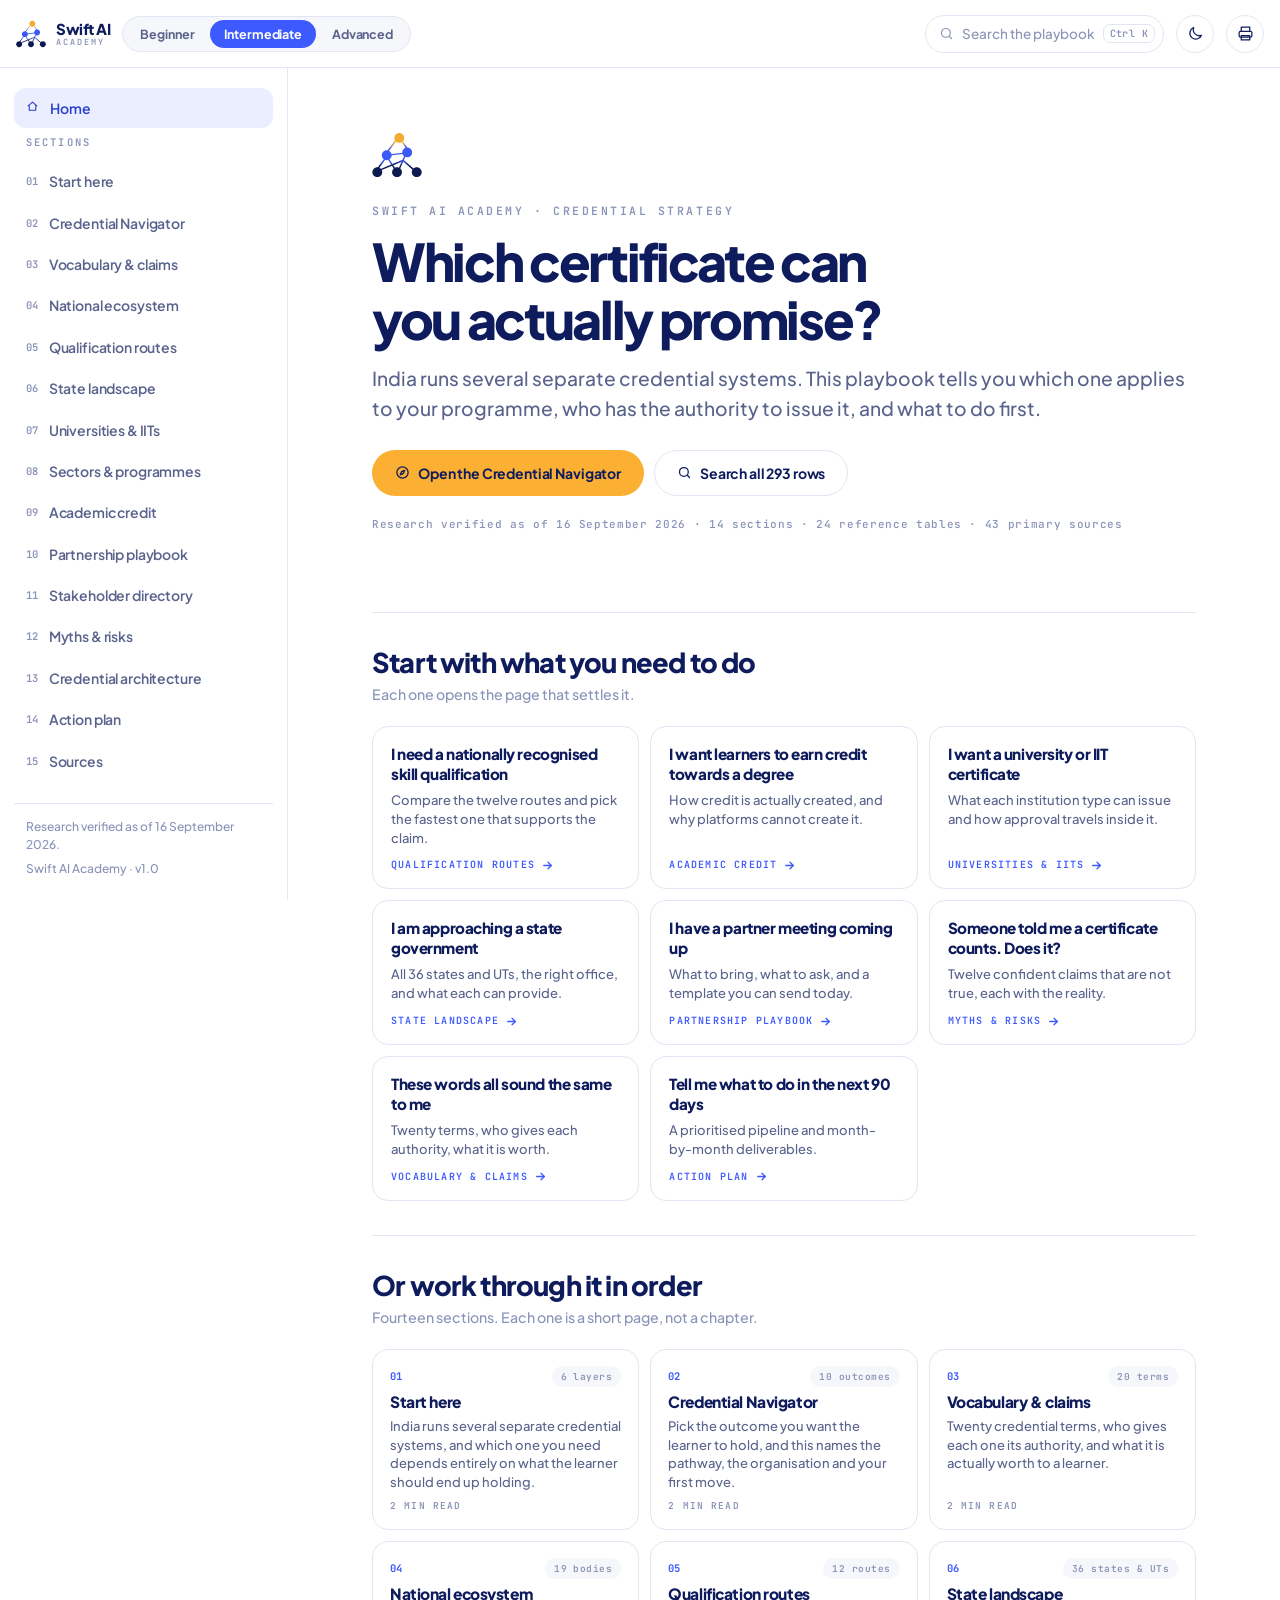
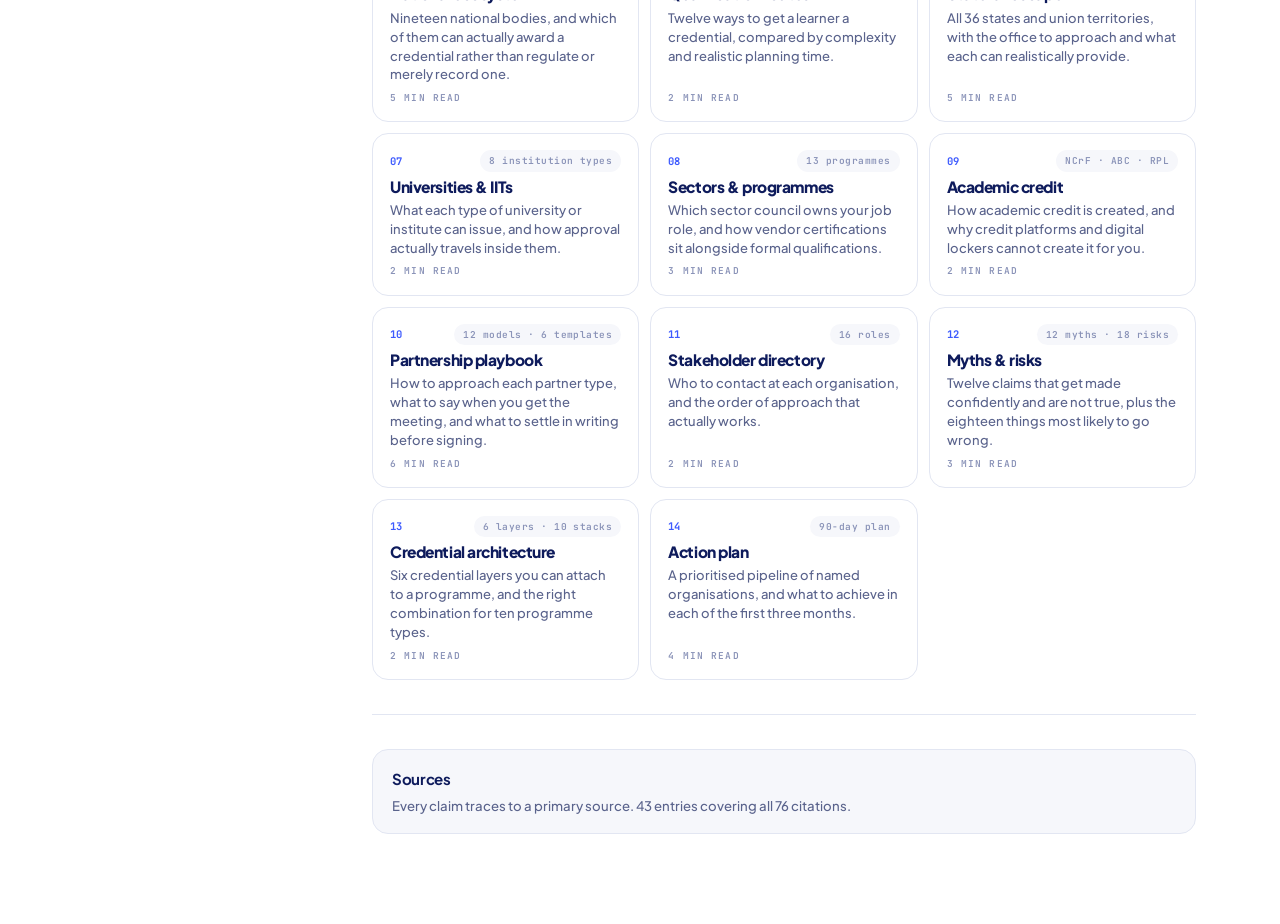
<file: index.html>
<!DOCTYPE html>
<html lang="en">
<head>
<meta charset="utf-8">
<meta name="viewport" content="width=device-width, initial-scale=1, viewport-fit=cover">
<title>India Qualifications, Certification &amp; Awarding Body Playbook | Swift AI Academy</title>
<meta name="description" content="An interactive playbook for India's qualification, certification and awarding body ecosystem. NCVET, NSQF, universities, IITs, state skill missions, academic credit and OEM credentials, with the stakeholders and processes behind each route.">
<meta name="theme-color" content="#0E1B5C">
<meta name="color-scheme" content="light dark">

<meta property="og:type" content="website">
<meta property="og:title" content="India Qualifications, Certification &amp; Awarding Body Playbook">
<meta property="og:description" content="Pick the minimum credible credential authority for each learner outcome. Keep an alternative route for every programme that matters.">
<meta property="og:site_name" content="Swift AI Academy">

<link rel="icon" type="image/svg+xml" href="assets/img/favicon.svg">
<link rel="apple-touch-icon" href="assets/img/logo-mark.svg">

<link rel="preconnect" href="https://api.fontshare.com" crossorigin>
<link rel="preconnect" href="https://fonts.gstatic.com" crossorigin>
<link rel="stylesheet" href="https://api.fontshare.com/v2/css?f%5B%5D=cabinet-grotesk@500,700,800&amp;display=swap">
<link rel="stylesheet" href="https://fonts.googleapis.com/css2?family=JetBrains+Mono:wght@400;600;700&amp;family=Plus+Jakarta+Sans:wght@500;700;800&amp;display=swap">
<link rel="stylesheet" href="assets/css/styles.css">
</head>
<body>

<header class="topbar">
  <button class="icon-btn" id="menuBtn" type="button" aria-label="Open section menu">
    <svg viewBox="0 0 24 24"><path d="M4 7h16"/><path d="M4 12h16"/><path d="M4 17h16"/></svg>
  </button>

  <a class="brand" href="#/">
    <img src="assets/img/logo-mark.svg" alt="Swift AI Academy">
    <span class="brand-txt"><b>Swift AI</b><span>ACADEMY</span></span>
  </a>

  <div class="mode-switch" id="modeSwitch" role="group" aria-label="Reading mode"></div>

  <span class="topbar-spacer"></span>

  <button class="search-open" id="searchBtn" type="button" aria-label="Search the playbook">
    <svg viewBox="0 0 24 24"><circle cx="11" cy="11" r="7"/><path d="M20 20l-3.5-3.5"/></svg>
    <span class="lbl">Search the playbook</span>
    <span class="kbd">Ctrl K</span>
  </button>

  <button class="icon-btn" id="themeBtn" type="button" aria-label="Switch between light and dark mode">
    <svg viewBox="0 0 24 24"><path d="M20.5 14.5A8.5 8.5 0 0 1 9.5 3.5a8.5 8.5 0 1 0 11 11z"/></svg>
  </button>

  <button class="icon-btn" id="printBtn" type="button" aria-label="Print or save as PDF">
    <svg viewBox="0 0 24 24"><path d="M6 9V3h12v6"/><rect x="3" y="9" width="18" height="8" rx="2"/><path d="M6 15h12v6H6z"/></svg>
  </button>
</header>

<div class="shell">
  <nav class="sidenav" id="sidenav" aria-label="Playbook sections"></nav>
  <div class="scrim" id="scrim"></div>
  <aside class="rail" id="rail" hidden></aside>
  <main class="main" id="content">
    <noscript>
      <div style="padding:120px 24px;max-width:640px;margin:0 auto">
        <h1>JavaScript is required</h1>
        <p>This playbook renders its tables, filters and search in the browser. Enable JavaScript to read it.</p>
      </div>
    </noscript>
  </main>
</div>

<div class="modal" id="searchModal" role="dialog" aria-modal="true" aria-label="Search the playbook">
  <div class="modal-bd"></div>
  <div class="modal-box">
    <div class="modal-in">
      <svg viewBox="0 0 24 24"><circle cx="11" cy="11" r="7"/><path d="M20 20l-3.5-3.5"/></svg>
      <input id="searchInput" type="search" placeholder="Search 293 rows: states, bodies, routes, myths, templates" autocomplete="off" spellcheck="false">
      <span class="esc">ESC</span>
    </div>
    <div class="modal-res" id="searchResults"></div>
    <div class="modal-hint">Arrow keys to move &middot; Enter to open &middot; Ctrl K or / to reopen</div>
  </div>
</div>

<script src="assets/js/data.js"></script>
<script src="assets/js/modes.js"></script>
<script src="assets/js/guide.js"></script>
<script src="assets/js/app.js"></script>
</body>
</html>
</file>
<file: assets/css/styles.css>
/* Swift AI Academy - Qualification Playbook
   Brand & Design Guidelines v1.0 (2026): Royal Blue leads, Deep Navy grounds,
   Gold is a sparing accent. Cabinet Grotesk for text, JetBrains Mono for labels. */

/* ============================================================ TOKENS */
:root {
  /* core palette */
  --blue: #3D5AFE;
  --blue-50: #EAEEFF;
  --blue-light: #6F87FF;
  --blue-deep: #2A3FCC;
  --navy: #0E1B5C;
  --navy-50: #E5E9FA;
  --navy-mid: #1A2B85;
  --navy-deep: #0A1240;
  --gold: #FBB034;
  --gold-50: #FFF4DC;
  --gold-light: #FFC966;
  --gold-deep: #E08F0E;

  /* domain accents */
  --plum: #6D28D9;
  --teal: #0891B2;
  --pink: #E91E63;

  /* semantic */
  --success: #16A34A;
  --warning: #D97706;
  --danger: #DC2626;

  /* neutrals */
  --white: #FFFFFF;
  --tint: #F6F8FF;
  --grey-50: #F6F7FB;
  --line: #E2E6F2;
  --muted: #8A93B8;
  --secondary: #5A638C;

  /* role tokens - light mode default */
  --bg: #FFFFFF;
  --bg-alt: #F6F8FF;
  --surface: #FFFFFF;
  --surface-2: #F6F7FB;
  --text: #0E1B5C;
  --text-2: #5A638C;
  --text-3: #8A93B8;
  --action: #3D5AFE;
  --action-text: #FFFFFF;
  --link: #3D5AFE;
  --border: #E2E6F2;
  --border-strong: #cdd4e8;
  --chip-bg: #EAEEFF;
  --chip-text: #2A3FCC;
  --shadow-sm: 0 1px 2px rgba(14,27,92,.04), 0 2px 6px rgba(14,27,92,.05), 0 8px 24px rgba(14,27,92,.04);
  --shadow-md: 0 1px 3px rgba(14,27,92,.06), 0 6px 16px rgba(14,27,92,.07), 0 20px 48px rgba(14,27,92,.07);
  --shadow-lg: 0 2px 6px rgba(14,27,92,.08), 0 12px 32px rgba(14,27,92,.10), 0 36px 80px rgba(14,27,92,.12);

  /* geometry */
  --r-pill: 999px;
  --r-card: 16px;
  --r-surface: 24px;
  --r-lg: 32px;

  /* type */
  --font: "Cabinet Grotesk", "Plus Jakarta Sans", ui-sans-serif, system-ui, -apple-system, "Segoe UI", sans-serif;
  --mono: "JetBrains Mono", ui-monospace, SFMono-Regular, Menlo, monospace;

  --nav-w: 288px;
  --header-h: 68px;
}

:root[data-theme="dark"] {
  --bg: #0E1B5C;
  --bg-alt: #0A1240;
  --surface: rgba(255,255,255,.06);
  --surface-2: rgba(255,255,255,.04);
  --text: #FFFFFF;
  --text-2: rgba(255,255,255,.70);
  --text-3: rgba(255,255,255,.52);
  --action: #FBB034;
  --action-text: #0E1B5C;
  --link: #6F87FF;
  --border: rgba(255,255,255,.12);
  --border-strong: rgba(255,255,255,.22);
  --chip-bg: rgba(255,255,255,.10);
  --chip-text: #FFC966;
  --shadow-sm: 0 2px 8px rgba(0,0,0,.28);
  --shadow-md: 0 8px 28px rgba(0,0,0,.36);
  --shadow-lg: 0 24px 64px rgba(0,0,0,.45);
}

@media (prefers-color-scheme: dark) {
  :root:not([data-theme="light"]) {
    --bg: #0E1B5C; --bg-alt: #0A1240;
    --surface: rgba(255,255,255,.06); --surface-2: rgba(255,255,255,.04);
    --text: #FFFFFF; --text-2: rgba(255,255,255,.70); --text-3: rgba(255,255,255,.52);
    --action: #FBB034; --action-text: #0E1B5C; --link: #6F87FF;
    --border: rgba(255,255,255,.12); --border-strong: rgba(255,255,255,.22);
    --chip-bg: rgba(255,255,255,.10); --chip-text: #FFC966;
    --shadow-sm: 0 2px 8px rgba(0,0,0,.28);
    --shadow-md: 0 8px 28px rgba(0,0,0,.36);
    --shadow-lg: 0 24px 64px rgba(0,0,0,.45);
  }
}

/* ============================================================ BASE */
*, *::before, *::after { box-sizing: border-box; }
/* card-mode tables set tr/td to display:block, which would otherwise beat the UA [hidden] rule */
[hidden] { display: none !important; }
html { scroll-behavior: smooth; scroll-padding-top: calc(var(--header-h) + 16px); -webkit-text-size-adjust: 100%; }
@media (prefers-reduced-motion: reduce) { html { scroll-behavior: auto; } *, *::before, *::after { animation-duration: .001ms !important; transition-duration: .001ms !important; } }

body {
  margin: 0;
  font-family: var(--font);
  font-weight: 500;
  font-size: 15.5px;
  line-height: 1.6;
  color: var(--text);
  background: var(--bg);
  -webkit-font-smoothing: antialiased;
  overflow-wrap: break-word;
}

h1, h2, h3, h4 { font-weight: 800; color: var(--text); margin: 0; line-height: 1.12; }
h1 { font-size: clamp(2.1rem, 5.2vw, 3.4rem); letter-spacing: -.045em; }
h2 { font-size: clamp(1.6rem, 3.6vw, 2.5rem); letter-spacing: -.035em; }
h3 { font-size: clamp(1.05rem, 2vw, 1.25rem); letter-spacing: -.02em; }
h4 { font-size: 1rem; letter-spacing: -.015em; }
p { margin: 0 0 1em; color: var(--text-2); }
p:last-child { margin-bottom: 0; }
a { color: var(--link); text-decoration: none; }
a:hover { text-decoration: underline; }
strong { font-weight: 700; color: var(--text); }
ul { margin: 0 0 1em; padding-left: 1.15em; color: var(--text-2); }
li { margin-bottom: .4em; }
:focus-visible { outline: 2.5px solid var(--action); outline-offset: 2px; border-radius: 6px; }

.eyebrow {
  font-family: var(--mono);
  font-size: 11.5px;
  font-weight: 600;
  letter-spacing: .22em;
  text-transform: uppercase;
  color: var(--text-3);
  margin: 0 0 .7rem;
  display: block;
}
.muted { color: var(--text-3); font-size: .9em; }
sup.ref {
  font-family: var(--mono); font-size: .62em; font-weight: 600;
  color: var(--blue-light); cursor: pointer; padding: 0 1px; vertical-align: super;
  border-bottom: 1px dotted currentColor;
}
:root[data-theme="dark"] sup.ref { color: var(--gold-light); }
sup.ref:hover { color: var(--gold-deep); }

/* ============================================================ SHELL */
.shell { display: flex; min-height: 100vh; }

/* ---- header */
.topbar {
  position: fixed; inset: 0 0 auto 0; height: var(--header-h); z-index: 60;
  display: flex; align-items: center; gap: 12px; padding: 0 16px;
  background: color-mix(in srgb, var(--bg) 88%, transparent);
  backdrop-filter: saturate(180%) blur(14px);
  -webkit-backdrop-filter: saturate(180%) blur(14px);
  border-bottom: 1px solid var(--border);
}
.brand { display: flex; align-items: center; gap: 10px; flex-shrink: 0; text-decoration: none; }
.brand:hover { text-decoration: none; }
.brand img { width: 30px; height: 30px; display: block; }
.brand-txt { display: flex; flex-direction: column; line-height: 1; }
.brand-txt b { font-size: 15px; font-weight: 800; letter-spacing: -.03em; color: var(--text); }
.brand-txt span { font-family: var(--mono); font-size: 8.5px; font-weight: 600; letter-spacing: .24em; color: var(--text-3); margin-top: 2px; }
.topbar-spacer { flex: 1; }

.icon-btn {
  display: inline-flex; align-items: center; justify-content: center;
  width: 38px; height: 38px; flex-shrink: 0;
  border: 1px solid var(--border); border-radius: var(--r-pill);
  background: var(--surface); color: var(--text); cursor: pointer;
  transition: border-color .15s, background .15s;
}
.icon-btn:hover { border-color: var(--border-strong); }
.icon-btn svg { width: 17px; height: 17px; stroke: currentColor; stroke-width: 1.75; fill: none; stroke-linecap: round; stroke-linejoin: round; }

.search-open {
  display: flex; align-items: center; gap: 8px; height: 38px;
  padding: 0 8px 0 13px; min-width: 0;
  border: 1px solid var(--border); border-radius: var(--r-pill);
  background: var(--surface); color: var(--text-3); cursor: pointer;
  font-family: var(--font); font-size: 13.5px; font-weight: 500;
  transition: border-color .15s;
}
.search-open:hover { border-color: var(--border-strong); }
.search-open svg { width: 15px; height: 15px; stroke: currentColor; stroke-width: 1.9; fill: none; stroke-linecap: round; flex-shrink: 0; }
.search-open .kbd {
  font-family: var(--mono); font-size: 10px; font-weight: 600; letter-spacing: .04em;
  border: 1px solid var(--border); border-radius: 7px; padding: 2px 6px; color: var(--text-3);
}
.search-open .lbl { white-space: nowrap; }

/* ---- sidebar */
.sidenav {
  position: fixed; top: var(--header-h); bottom: 0; left: 0; width: var(--nav-w); z-index: 50;
  background: var(--bg); border-right: 1px solid var(--border);
  overflow-y: auto; overscroll-behavior: contain;
  padding: 20px 14px 40px;
}
.sidenav-title { font-family: var(--mono); font-size: 10.5px; font-weight: 600; letter-spacing: .2em; text-transform: uppercase; color: var(--text-3); padding: 0 12px; margin-bottom: 10px; }
.navlink {
  display: flex; align-items: flex-start; gap: 11px;
  padding: 9px 12px; border-radius: 12px; margin-bottom: 1px;
  color: var(--text-2); text-decoration: none; font-size: 14px; font-weight: 600;
  letter-spacing: -.01em; transition: background .13s, color .13s;
}
.navlink:hover { background: var(--surface-2); color: var(--text); text-decoration: none; }
.navlink.active { background: var(--blue-50); color: var(--blue-deep); }
:root[data-theme="dark"] .navlink.active { background: rgba(255,255,255,.09); color: var(--gold); }
@media (prefers-color-scheme: dark) { :root:not([data-theme="light"]) .navlink.active { background: rgba(255,255,255,.09); color: var(--gold); } }
.navlink .n { font-family: var(--mono); font-size: 10.5px; font-weight: 600; color: var(--text-3); padding-top: 3px; flex-shrink: 0; }
.navlink.active .n { color: currentColor; }
.nav-foot { margin-top: 22px; padding: 14px 12px 0; border-top: 1px solid var(--border); }
.nav-foot p { font-size: 12px; color: var(--text-3); margin-bottom: .5em; line-height: 1.5; }

/* ---- main */
.main { flex: 1; min-width: 0; margin-left: var(--nav-w); padding-top: var(--header-h); }
.wrap { max-width: 1060px; margin: 0 auto; padding: 0 28px 100px; }

/* ============================================================ HERO */
.hero {
  position: relative; overflow: hidden;
  background: linear-gradient(155deg, var(--navy) 0%, var(--navy-deep) 62%, #0b1a6e 100%);
  color: #fff; border-radius: 0 0 var(--r-lg) var(--r-lg);
  padding: clamp(40px, 6vw, 76px) clamp(24px, 4vw, 60px) clamp(36px, 5vw, 60px);
  margin-bottom: 44px;
}
.hero::after {
  content: ""; position: absolute; width: 560px; height: 560px; right: -170px; top: -230px;
  background: radial-gradient(circle, rgba(61,90,254,.55), transparent 68%); pointer-events: none;
}
.hero::before {
  content: ""; position: absolute; width: 340px; height: 340px; left: -120px; bottom: -190px;
  background: radial-gradient(circle, rgba(251,176,52,.20), transparent 70%); pointer-events: none;
}
.hero > * { position: relative; z-index: 1; }
.hero .eyebrow { color: var(--gold); }
.hero h1 { color: #fff; max-width: 17ch; }
.hero-lede { font-size: clamp(1rem, 1.7vw, 1.15rem); color: rgba(255,255,255,.76); max-width: 62ch; margin: 18px 0 0; }
.hero-logo { width: 62px; height: 62px; margin-bottom: 22px; display: block; filter: drop-shadow(0 6px 18px rgba(0,0,0,.35)); }
.hero-stats { display: flex; flex-wrap: wrap; gap: 10px; margin-top: 28px; }
.hero-stat {
  background: rgba(255,255,255,.08); border: 1px solid rgba(255,255,255,.14);
  border-radius: 14px; padding: 11px 15px; min-width: 96px;
}
.hero-stat b { display: block; font-size: 1.45rem; font-weight: 800; letter-spacing: -.035em; color: #fff; line-height: 1.1; }
.hero-stat span { font-family: var(--mono); font-size: 9.5px; font-weight: 600; letter-spacing: .17em; text-transform: uppercase; color: rgba(255,255,255,.58); }
.hero-cta { display: flex; flex-wrap: wrap; gap: 10px; margin-top: 30px; }

.btn {
  display: inline-flex; align-items: center; gap: 8px;
  border-radius: var(--r-pill); border: 1px solid transparent;
  padding: 11px 22px; font-family: var(--font); font-size: 14px; font-weight: 700;
  letter-spacing: -.01em; cursor: pointer; text-decoration: none;
  transition: transform .13s, box-shadow .13s, background .13s;
}
.btn:hover { text-decoration: none; transform: translateY(-1px); }
.btn-gold { background: var(--gold); color: var(--navy); }
.btn-gold:hover { background: var(--gold-light); }
.btn-ghost { background: transparent; border-color: rgba(255,255,255,.28); color: #fff; }
.btn-ghost:hover { border-color: rgba(255,255,255,.55); }
.btn svg { width: 15px; height: 15px; stroke: currentColor; stroke-width: 2; fill: none; stroke-linecap: round; stroke-linejoin: round; }

/* ============================================================ SECTIONS */
.section { scroll-margin-top: calc(var(--header-h) + 20px); padding-top: 26px; margin-bottom: 68px; }
.section-head { border-bottom: 1px solid var(--border); padding-bottom: 22px; margin-bottom: 26px; }
.section-head .num { font-family: var(--mono); font-size: 12px; font-weight: 700; color: var(--blue); letter-spacing: .12em; }
:root[data-theme="dark"] .section-head .num { color: var(--gold); }
.section-head h2 { margin: 6px 0 10px; }
.section-summary { font-size: 1.02rem; color: var(--text-2); max-width: 70ch; margin: 0; }

/* what / why / how */
.wwh { display: grid; grid-template-columns: repeat(3, 1fr); gap: 12px; margin-bottom: 30px; }
.wwh-card {
  background: var(--surface-2); border: 1px solid var(--border);
  border-radius: var(--r-card); padding: 18px 18px 20px;
  border-top: 3px solid var(--blue);
}
.wwh-card:nth-child(2) { border-top-color: var(--gold); }
.wwh-card:nth-child(3) { border-top-color: var(--teal); }
.wwh-card .k { font-family: var(--mono); font-size: 10.5px; font-weight: 700; letter-spacing: .2em; text-transform: uppercase; color: var(--blue); display: block; margin-bottom: 8px; }
.wwh-card:nth-child(2) .k { color: var(--gold-deep); }
.wwh-card:nth-child(3) .k { color: var(--teal); }
:root[data-theme="dark"] .wwh-card:nth-child(2) .k { color: var(--gold); }
.wwh-card p { font-size: 13.8px; margin: 0; line-height: 1.55; }

/* ============================================================ BLOCKS */
.block { margin-bottom: 30px; }
.block-title { display: flex; align-items: baseline; gap: 10px; flex-wrap: wrap; margin-bottom: 12px; }
.block-title h3 { flex: 1 1 auto; min-width: 200px; }
.block-note { font-size: 13px; color: var(--text-3); margin: -4px 0 12px; }
.sub-heading { font-size: 1.15rem; font-weight: 800; letter-spacing: -.025em; margin: 40px 0 14px; padding-top: 6px; }

/* callout */
.callout {
  border-radius: var(--r-card); padding: 18px 20px;
  border: 1px solid var(--border); border-left: 4px solid var(--blue);
  background: var(--surface-2);
}
.callout h4 { margin: 0 0 7px; font-size: .97rem; }
.callout p { margin: 0; font-size: 14.2px; }
.callout.gold { border-left-color: var(--gold); background: color-mix(in srgb, var(--gold-50) 55%, var(--surface-2)); }
.callout.danger { border-left-color: var(--danger); }
.callout.navy { border-left-color: var(--navy); background: var(--navy); color: #fff; border-color: var(--navy); }
.callout.navy h4 { color: #fff; }
.callout.navy p { color: rgba(255,255,255,.80); }
.callout.navy sup.ref { color: var(--gold-light); }
:root[data-theme="dark"] .callout.navy { background: rgba(255,255,255,.07); border-left-color: var(--gold); }
:root[data-theme="dark"] .callout.gold { background: rgba(251,176,52,.10); }

/* ============================================================ TABLES */
.table-tools { display: flex; flex-wrap: wrap; gap: 8px; align-items: center; margin-bottom: 12px; }
.tbl-search {
  display: flex; align-items: center; gap: 8px; flex: 1 1 210px; min-width: 0;
  border: 1px solid var(--border); border-radius: var(--r-pill);
  background: var(--surface); padding: 0 14px; height: 38px;
}
.tbl-search svg { width: 14px; height: 14px; stroke: var(--text-3); stroke-width: 2; fill: none; stroke-linecap: round; flex-shrink: 0; }
.tbl-search input {
  border: 0; background: transparent; outline: none; flex: 1; min-width: 0;
  font-family: var(--font); font-size: 13.5px; font-weight: 500; color: var(--text);
}
.tbl-search input::placeholder { color: var(--text-3); }
select.filter {
  appearance: none; -webkit-appearance: none;
  border: 1px solid var(--border); border-radius: var(--r-pill);
  background: var(--surface); color: var(--text);
  font-family: var(--font); font-size: 13px; font-weight: 600; letter-spacing: -.005em;
  height: 38px; padding: 0 32px 0 14px; cursor: pointer; max-width: 100%;
  background-image: url("data:image/svg+xml;utf8,<svg xmlns='http://www.w3.org/2000/svg' viewBox='0 0 24 24' fill='none' stroke='%238A93B8' stroke-width='2.2' stroke-linecap='round' stroke-linejoin='round'><polyline points='6 9 12 15 18 9'/></svg>");
  background-repeat: no-repeat; background-position: right 11px center; background-size: 14px;
}
select.filter:hover { border-color: var(--border-strong); }
select.filter.on { border-color: var(--blue); color: var(--blue-deep); background-color: var(--blue-50); }
:root[data-theme="dark"] select.filter.on { border-color: var(--gold); color: var(--gold); background-color: rgba(251,176,52,.12); }
.tbl-count { font-family: var(--mono); font-size: 11px; font-weight: 600; letter-spacing: .07em; color: var(--text-3); margin-left: auto; white-space: nowrap; }
.btn-clear {
  border: 1px solid var(--border); background: var(--surface); color: var(--text-2);
  border-radius: var(--r-pill); height: 38px; padding: 0 15px; cursor: pointer;
  font-family: var(--font); font-size: 13px; font-weight: 600;
}
.btn-clear:hover { border-color: var(--border-strong); color: var(--text); }

.table-scroll {
  border: 1px solid var(--border); border-radius: var(--r-card);
  overflow: auto; background: var(--surface); box-shadow: var(--shadow-sm);
  max-height: 72vh;
}
table { border-collapse: collapse; width: 100%; font-size: 13.4px; }
thead th {
  position: sticky; top: 0; z-index: 2;
  background: var(--surface-2); color: var(--text);
  font-family: var(--mono); font-size: 10px; font-weight: 700;
  letter-spacing: .13em; text-transform: uppercase;
  text-align: left; padding: 12px 14px; white-space: nowrap;
  border-bottom: 1px solid var(--border);
}
:root[data-theme="dark"] thead th { background: #14226b; }
tbody td { padding: 12px 14px; vertical-align: top; border-bottom: 1px solid var(--border); color: var(--text-2); line-height: 1.5; }
tbody tr:last-child td { border-bottom: 0; }
tbody tr:hover td { background: var(--surface-2); }
tbody td:first-child { color: var(--text); font-weight: 700; }
td.wide { min-width: 180px; }
td.wider { min-width: 240px; }
td.widest { min-width: 330px; }
th.wide { min-width: 180px; } th.wider { min-width: 240px; } th.widest { min-width: 330px; }
mark { background: var(--gold-50); color: var(--text); border-radius: 3px; padding: 0 2px; }
:root[data-theme="dark"] mark { background: rgba(251,176,52,.28); color: #fff; }

.chip {
  display: inline-block; font-family: var(--mono); font-size: 10.5px; font-weight: 600;
  letter-spacing: .05em; padding: 3px 9px; border-radius: var(--r-pill);
  background: var(--chip-bg); color: var(--chip-text); white-space: nowrap;
}
.chip.ok { background: color-mix(in srgb, var(--success) 14%, transparent); color: var(--success); }
.chip.no { background: color-mix(in srgb, var(--danger) 13%, transparent); color: var(--danger); }
.chip.warn { background: color-mix(in srgb, var(--warning) 15%, transparent); color: var(--warning); }
.chip.hi { background: color-mix(in srgb, var(--plum) 14%, transparent); color: var(--plum); }
:root[data-theme="dark"] .chip.hi { color: #c4a6ff; }
.empty-row td { text-align: center; color: var(--text-3); padding: 34px 14px; font-size: 13.5px; }

/* mobile card tables */
@media (max-width: 860px) {
  .table-scroll { max-height: none; border: 0; background: transparent; box-shadow: none; overflow: visible; }
  table, tbody, tr, td { display: block; width: 100%; }
  thead { display: none; }
  tbody tr {
    background: var(--surface); border: 1px solid var(--border);
    border-radius: var(--r-card); margin-bottom: 10px; padding: 4px 0;
    box-shadow: var(--shadow-sm); overflow: hidden;
  }
  tbody tr:hover td { background: transparent; }
  tbody td { border-bottom: 1px solid var(--border); padding: 10px 15px; display: flex; flex-direction: column; gap: 3px; }
  tbody td:last-child { border-bottom: 0; }
  tbody td::before {
    content: attr(data-label);
    font-family: var(--mono); font-size: 9.5px; font-weight: 700;
    letter-spacing: .15em; text-transform: uppercase; color: var(--text-3);
  }
  tbody td:first-child { background: var(--surface-2); font-size: 15px; }
  .tbl-count { margin-left: 0; width: 100%; }
}

/* ============================================================ FLOW / TREE */
.flow { border: 1px solid var(--border); border-radius: var(--r-card); background: var(--surface); padding: 20px; }
.flow ol { list-style: none; margin: 0; padding: 0; counter-reset: fl; }
.flow li {
  position: relative; padding: 0 0 20px 40px; counter-increment: fl;
  color: var(--text-2); font-size: 14px; line-height: 1.5; margin: 0;
}
.flow li::before {
  content: counter(fl); position: absolute; left: 0; top: -1px;
  width: 26px; height: 26px; border-radius: var(--r-pill);
  background: var(--blue-50); color: var(--blue-deep);
  font-family: var(--mono); font-size: 11px; font-weight: 700;
  display: flex; align-items: center; justify-content: center;
}
:root[data-theme="dark"] .flow li::before { background: rgba(255,255,255,.10); color: var(--gold); }
.flow li::after { content: ""; position: absolute; left: 12.5px; top: 28px; bottom: 6px; width: 1.75px; background: var(--border); }
.flow li:last-child { padding-bottom: 0; }
.flow li:last-child::after { display: none; }
.flow.fan li::before { content: "+"; font-size: 14px; }
.flow-root {
  font-weight: 800; color: var(--text); font-size: 14.5px; letter-spacing: -.02em;
  padding: 10px 14px; background: var(--surface-2); border-radius: 12px;
  border: 1px solid var(--border); margin-bottom: 16px;
}

.tree { border: 1px solid var(--border); border-radius: var(--r-card); background: var(--surface); padding: 20px; }
.tree-root {
  font-family: var(--mono); font-size: 11px; font-weight: 700; letter-spacing: .16em;
  text-transform: uppercase; color: var(--text); padding-bottom: 14px;
  border-bottom: 2px solid var(--border); margin-bottom: 16px;
}
.tree-grid { display: grid; grid-template-columns: repeat(auto-fit, minmax(210px, 1fr)); gap: 12px; }
.tree-branch { border: 1px solid var(--border); border-radius: 14px; padding: 15px 16px; background: var(--surface-2); }
.tree-branch > b { display: block; font-size: 14.5px; font-weight: 800; letter-spacing: -.02em; color: var(--text); margin-bottom: 10px; }
.tree-branch ul { list-style: none; margin: 0 0 12px; padding: 0; }
.tree-branch li { position: relative; padding-left: 16px; font-size: 13.2px; color: var(--text-2); margin-bottom: 6px; line-height: 1.45; }
.tree-branch li::before { content: ""; position: absolute; left: 0; top: 8px; width: 7px; height: 7px; border-radius: 50%; background: var(--blue); }
.tree-branch .out {
  display: block; font-family: var(--mono); font-size: 10px; font-weight: 600;
  letter-spacing: .12em; text-transform: uppercase; color: var(--gold-deep);
  padding-top: 10px; border-top: 1px dashed var(--border);
}
:root[data-theme="dark"] .tree-branch .out { color: var(--gold); }

/* ============================================================ CARDS / SPLIT / LAYERS */
.cards { display: grid; grid-template-columns: repeat(auto-fit, minmax(250px, 1fr)); gap: 12px; }
.card {
  background: var(--surface); border: 1px solid var(--border);
  border-radius: var(--r-card); padding: 18px; box-shadow: var(--shadow-sm);
}
.card h4 { margin: 0 0 4px; }
.card .tag {
  display: inline-block; font-family: var(--mono); font-size: 9.5px; font-weight: 600;
  letter-spacing: .15em; text-transform: uppercase; color: var(--blue);
  margin-bottom: 9px;
}
:root[data-theme="dark"] .card .tag { color: var(--gold); }
.card p { font-size: 13.5px; margin: 0; line-height: 1.5; }

.split { display: grid; grid-template-columns: 1fr 1fr; gap: 12px; }
.split-col { border: 1px solid var(--border); border-radius: var(--r-card); padding: 18px; background: var(--surface); }
.split-col h4 { margin: 0 0 12px; font-size: .97rem; }
.split-col ul { list-style: none; margin: 0; padding: 0; }
.split-col li { position: relative; padding-left: 20px; font-size: 13.5px; color: var(--text-2); margin-bottom: 8px; line-height: 1.45; }
.split-col li::before {
  content: ""; position: absolute; left: 0; top: 7px; width: 9px; height: 9px;
  border-radius: 3px; background: var(--blue-50); border: 1.75px solid var(--blue);
}
:root[data-theme="dark"] .split-col li::before { background: transparent; border-color: var(--gold); }

.layers { display: grid; grid-template-columns: repeat(auto-fit, minmax(200px, 1fr)); gap: 10px; }
.layer {
  border: 1px solid var(--border); border-radius: var(--r-card);
  padding: 16px 16px 18px; background: var(--surface); position: relative; overflow: hidden;
}
.layer::before { content: ""; position: absolute; inset: 0 auto 0 0; width: 4px; background: var(--blue); }
.layer:nth-child(2)::before { background: var(--teal); }
.layer:nth-child(3)::before { background: var(--blue-deep); }
.layer:nth-child(4)::before { background: var(--plum); }
.layer:nth-child(5)::before { background: var(--pink); }
.layer:nth-child(6)::before { background: var(--gold); }
.layer .k {
  font-family: var(--mono); font-size: 10.5px; font-weight: 700; letter-spacing: .2em;
  color: var(--text-3); display: block; margin-bottom: 5px;
}
.layer h4 { margin: 0 0 6px; font-size: .97rem; }
.layer p { font-size: 13.2px; margin: 0; line-height: 1.45; }

/* ============================================================ ACCORDION */
.acc { border: 1px solid var(--border); border-radius: var(--r-card); overflow: hidden; background: var(--surface); }
.acc details { border-bottom: 1px solid var(--border); }
.acc details:last-child { border-bottom: 0; }
.acc summary {
  list-style: none; cursor: pointer; padding: 15px 18px;
  font-size: 14.8px; font-weight: 700; letter-spacing: -.02em; color: var(--text);
  display: flex; align-items: center; gap: 12px;
}
.acc summary::-webkit-details-marker { display: none; }
.acc summary::after {
  content: ""; margin-left: auto; flex-shrink: 0; width: 10px; height: 10px;
  border-right: 2px solid var(--text-3); border-bottom: 2px solid var(--text-3);
  transform: rotate(45deg) translateY(-3px); transition: transform .2s;
}
.acc details[open] summary::after { transform: rotate(-135deg) translateY(-2px); }
.acc summary:hover { background: var(--surface-2); }
.acc .acc-body { padding: 0 18px 18px; font-size: 14px; }
.acc .acc-body p { font-size: 14px; }
.acc .acc-body .ask { background: var(--gold-50); border-radius: 12px; padding: 12px 14px; color: var(--text); font-size: 13.8px; }
:root[data-theme="dark"] .acc .acc-body .ask { background: rgba(251,176,52,.12); }

/* ============================================================ TEMPLATES */
.tpl { border: 1px solid var(--border); border-radius: var(--r-card); background: var(--surface); margin-bottom: 10px; overflow: hidden; }
.tpl-head { display: flex; align-items: center; gap: 10px; padding: 13px 16px; background: var(--surface-2); border-bottom: 1px solid var(--border); flex-wrap: wrap; }
.tpl-head b { font-size: 14px; font-weight: 700; letter-spacing: -.02em; }
.tpl-copy {
  margin-left: auto; border: 1px solid var(--border); background: var(--surface);
  color: var(--text-2); border-radius: var(--r-pill); padding: 5px 13px; cursor: pointer;
  font-family: var(--mono); font-size: 10.5px; font-weight: 600; letter-spacing: .1em; text-transform: uppercase;
}
.tpl-copy:hover { border-color: var(--blue); color: var(--blue); }
.tpl-copy.done { border-color: var(--success); color: var(--success); }
.tpl-subject { padding: 11px 16px 0; font-size: 13.2px; color: var(--text-2); }
.tpl-subject b { font-family: var(--mono); font-size: 10px; letter-spacing: .15em; text-transform: uppercase; color: var(--text-3); display: block; margin-bottom: 3px; }
.tpl pre {
  margin: 0; padding: 14px 16px 18px; white-space: pre-wrap; word-break: break-word;
  font-family: var(--font); font-size: 13.6px; font-weight: 500; line-height: 1.6; color: var(--text-2);
}

/* ============================================================ PHASES */
.phases { display: grid; grid-template-columns: repeat(auto-fit, minmax(270px, 1fr)); gap: 12px; }
.phase { border: 1px solid var(--border); border-radius: var(--r-card); background: var(--surface); overflow: hidden; }
.phase-head { padding: 14px 16px; background: var(--navy); color: #fff; }
:root[data-theme="dark"] .phase-head { background: rgba(255,255,255,.08); }
.phase-head b { display: block; font-size: 15px; font-weight: 800; letter-spacing: -.025em; }
.phase-head span { font-size: 12.2px; color: rgba(255,255,255,.7); display: block; margin-top: 4px; line-height: 1.45; }
.phase ul { list-style: none; margin: 0; padding: 6px 0; }
.phase li { padding: 9px 16px; border-bottom: 1px solid var(--border); font-size: 13.3px; color: var(--text-2); line-height: 1.45; margin: 0; }
.phase li:last-child { border-bottom: 0; }
.phase li b { display: block; color: var(--text); font-size: 13.5px; margin-bottom: 2px; }

/* ============================================================ NAVIGATOR */
.nav-tool { border: 1px solid var(--border); border-radius: var(--r-surface); background: var(--surface); overflow: hidden; box-shadow: var(--shadow-md); }
.nav-tool-head { padding: 18px 20px; border-bottom: 1px solid var(--border); background: var(--surface-2); }
.nav-tool-head label { font-family: var(--mono); font-size: 10.5px; font-weight: 700; letter-spacing: .2em; text-transform: uppercase; color: var(--text-3); display: block; margin-bottom: 9px; }
.nav-tool select {
  width: 100%; appearance: none; -webkit-appearance: none;
  border: 1.75px solid var(--blue); border-radius: 14px; background: var(--bg); color: var(--text);
  font-family: var(--font); font-size: 15.5px; font-weight: 700; letter-spacing: -.02em;
  padding: 13px 44px 13px 16px; cursor: pointer;
  background-image: url("data:image/svg+xml;utf8,<svg xmlns='http://www.w3.org/2000/svg' viewBox='0 0 24 24' fill='none' stroke='%233D5AFE' stroke-width='2.2' stroke-linecap='round' stroke-linejoin='round'><polyline points='6 9 12 15 18 9'/></svg>");
  background-repeat: no-repeat; background-position: right 15px center; background-size: 17px;
}
:root[data-theme="dark"] .nav-tool select { border-color: var(--gold); }
.nav-res { padding: 20px; display: grid; grid-template-columns: repeat(auto-fit, minmax(190px, 1fr)); gap: 14px; }
.nav-res-item .k { font-family: var(--mono); font-size: 9.8px; font-weight: 700; letter-spacing: .18em; text-transform: uppercase; color: var(--text-3); display: block; margin-bottom: 5px; }
.nav-res-item .v { font-size: 14.2px; font-weight: 600; color: var(--text); line-height: 1.45; }
.nav-res-item.hero-item .v { font-size: 17px; font-weight: 800; letter-spacing: -.028em; color: var(--blue); }
:root[data-theme="dark"] .nav-res-item.hero-item .v { color: var(--gold); }
.nav-foot-bar { padding: 15px 20px; border-top: 1px solid var(--border); background: var(--surface-2); display: flex; flex-wrap: wrap; gap: 10px; align-items: center; }
.nav-layers { display: flex; gap: 6px; flex-wrap: wrap; }
.btn-sm {
  display: inline-flex; align-items: center; gap: 7px; margin-left: auto;
  border: 0; border-radius: var(--r-pill); background: var(--action); color: var(--action-text);
  padding: 9px 18px; font-family: var(--font); font-size: 13px; font-weight: 700; cursor: pointer; text-decoration: none;
}
.btn-sm:hover { text-decoration: none; opacity: .9; }

/* ============================================================ SEARCH MODAL */
.modal { position: fixed; inset: 0; z-index: 100; display: none; }
.modal.open { display: block; }
.modal-bd { position: absolute; inset: 0; background: rgba(10,18,64,.55); backdrop-filter: blur(3px); }
.modal-box {
  position: relative; max-width: 660px; margin: 9vh auto 0; background: var(--bg);
  border: 1px solid var(--border); border-radius: var(--r-surface);
  box-shadow: var(--shadow-lg); overflow: hidden; max-height: 78vh; display: flex; flex-direction: column;
}
.modal-in { display: flex; align-items: center; gap: 11px; padding: 16px 20px; border-bottom: 1px solid var(--border); }
.modal-in svg { width: 18px; height: 18px; stroke: var(--text-3); stroke-width: 2; fill: none; stroke-linecap: round; flex-shrink: 0; }
.modal-in input {
  flex: 1; min-width: 0; border: 0; outline: none; background: transparent;
  font-family: var(--font); font-size: 17px; font-weight: 600; letter-spacing: -.02em; color: var(--text);
}
.modal-in input::placeholder { color: var(--text-3); font-weight: 500; }
.modal-in .esc { font-family: var(--mono); font-size: 10px; font-weight: 600; border: 1px solid var(--border); border-radius: 7px; padding: 3px 7px; color: var(--text-3); }
.modal-res { overflow-y: auto; padding: 8px; }
.res {
  display: block; padding: 11px 13px; border-radius: 12px; text-decoration: none; cursor: pointer;
  border: 1px solid transparent;
}
.res:hover, .res.sel { background: var(--surface-2); border-color: var(--border); text-decoration: none; }
.res .rs { font-family: var(--mono); font-size: 9.5px; font-weight: 700; letter-spacing: .16em; text-transform: uppercase; color: var(--blue); }
:root[data-theme="dark"] .res .rs { color: var(--gold); }
.res .rt { display: block; font-size: 14.3px; font-weight: 700; letter-spacing: -.02em; color: var(--text); margin: 3px 0 2px; }
.res .rb { display: block; font-size: 12.8px; color: var(--text-2); line-height: 1.45; overflow: hidden; display: -webkit-box; -webkit-line-clamp: 2; -webkit-box-orient: vertical; }
.modal-empty { padding: 40px 20px; text-align: center; color: var(--text-3); font-size: 14px; }
.modal-hint { padding: 11px 20px; border-top: 1px solid var(--border); font-family: var(--mono); font-size: 10px; letter-spacing: .1em; color: var(--text-3); text-transform: uppercase; }

/* ============================================================ SOURCES */
.sources { display: grid; grid-template-columns: repeat(auto-fit, minmax(280px, 1fr)); gap: 8px; }
.src { display: flex; gap: 11px; padding: 11px 14px; border: 1px solid var(--border); border-radius: 12px; background: var(--surface); font-size: 13.2px; }
.src .n { font-family: var(--mono); font-size: 10.5px; font-weight: 700; color: var(--text-3); flex-shrink: 0; padding-top: 2px; min-width: 42px; }
.src a { color: var(--text); font-weight: 600; letter-spacing: -.01em; overflow-wrap: anywhere; }
.src a:hover { color: var(--link); }

.pagefoot { border-top: 1px solid var(--border); padding-top: 28px; margin-top: 60px; }
.pagefoot p { font-size: 12.8px; color: var(--text-3); }

/* ============================================================ NAV DRAWER (mobile) */
.scrim { position: fixed; inset: 0; background: rgba(10,18,64,.5); z-index: 45; display: none; }
.scrim.open { display: block; }
#menuBtn { display: none; }

@media (max-width: 1080px) {
  :root { --nav-w: 272px; }
  .main { margin-left: 0; }
  #menuBtn { display: inline-flex; }
  .sidenav { transform: translateX(-100%); transition: transform .22s ease; box-shadow: var(--shadow-lg); }
  .sidenav.open { transform: translateX(0); }
  .wrap { padding: 0 20px 80px; }
}
@media (max-width: 760px) {
  .wwh { grid-template-columns: 1fr; }
  .split { grid-template-columns: 1fr; }
  .hero { border-radius: 0 0 var(--r-surface) var(--r-surface); }
  .search-open .lbl, .search-open .kbd { display: none; }
  .search-open { padding: 0; width: 38px; justify-content: center; }
  .modal-box { margin: 0; max-width: none; height: 100%; max-height: 100%; border-radius: 0; border: 0; }
  .wrap { padding: 0 16px 70px; }
  .brand-txt span { display: none; }
  .tbl-count { display: none; }
}
@media (max-width: 420px) {
  .hero-stat { flex: 1 1 calc(50% - 5px); min-width: 0; }
}

/* ============================================================ PRINT */
@media print {
  .topbar, .sidenav, .scrim, .modal, .table-tools, .hero-cta, .btn-sm { display: none !important; }
  .main { margin: 0; padding: 0; }
  .wrap { max-width: none; padding: 0; }
  .hero { background: #fff !important; color: #000; border-radius: 0; padding: 0 0 20px; }
  .hero h1, .hero .eyebrow { color: #000 !important; }
  .hero-lede, .hero-stat span { color: #333 !important; }
  .section { page-break-inside: avoid; margin-bottom: 26px; }
  .table-scroll { max-height: none; overflow: visible; box-shadow: none; }
  body { font-size: 10pt; }
  a { color: #000; }
}

/* ============================================================ READING MODES */
.mode-switch {
  display: inline-flex; align-items: center; gap: 2px; flex-shrink: 0;
  background: var(--surface-2); border: 1px solid var(--border);
  border-radius: var(--r-pill); padding: 3px;
}
.mode-btn {
  border: 0; background: transparent; cursor: pointer;
  border-radius: var(--r-pill); padding: 6px 14px;
  font-family: var(--font); font-size: 12.5px; font-weight: 700;
  letter-spacing: -.01em; color: var(--text-2); white-space: nowrap;
  transition: background .14s, color .14s;
}
.mode-btn:hover { color: var(--text); }
.mode-btn.on { background: var(--blue); color: #fff; }
:root[data-theme="dark"] .mode-btn.on { background: var(--gold); color: var(--navy); }
@media (prefers-color-scheme: dark) { :root:not([data-theme="light"]) .mode-btn.on { background: var(--gold); color: var(--navy); } }
.mode-btn .abbr { display: none; }

.hero-mode {
  margin-top: 22px; padding: 13px 16px; max-width: 62ch;
  background: rgba(255,255,255,.07); border: 1px solid rgba(255,255,255,.13);
  border-radius: 14px;
}
.hero-mode .k {
  font-family: var(--mono); font-size: 10px; font-weight: 700;
  letter-spacing: .18em; text-transform: uppercase; color: var(--gold);
  display: block; margin-bottom: 5px;
}
.hero-mode p { margin: 0; font-size: 13.4px; color: rgba(255,255,255,.76); line-height: 1.5; }

/* ---- beginner explainer */
.plain {
  border: 1px solid var(--border); border-radius: var(--r-surface);
  background: var(--surface); padding: 22px; box-shadow: var(--shadow-sm);
}
.plain-lede {
  font-size: clamp(1.02rem, 1.9vw, 1.2rem); font-weight: 700; letter-spacing: -.025em;
  color: var(--text); line-height: 1.45; margin: 0 0 20px;
}
.plain-points { display: grid; grid-template-columns: repeat(auto-fit, minmax(230px, 1fr)); gap: 14px; margin-bottom: 18px; }
.plain-point { border-left: 3px solid var(--blue); padding-left: 14px; }
.plain-point:nth-child(2) { border-left-color: var(--teal); }
.plain-point:nth-child(3) { border-left-color: var(--gold); }
.plain-point h4 { margin: 0 0 5px; font-size: .95rem; }
.plain-point p { margin: 0; font-size: 13.8px; line-height: 1.55; }

.analogy {
  background: var(--gold-50); border-radius: var(--r-card);
  padding: 15px 17px; margin-bottom: 18px;
}
:root[data-theme="dark"] .analogy { background: rgba(251,176,52,.11); }
@media (prefers-color-scheme: dark) { :root:not([data-theme="light"]) .analogy { background: rgba(251,176,52,.11); } }
.analogy .k {
  font-family: var(--mono); font-size: 10px; font-weight: 700; letter-spacing: .18em;
  text-transform: uppercase; color: var(--gold-deep); display: block; margin-bottom: 6px;
}
:root[data-theme="dark"] .analogy .k { color: var(--gold); }
.analogy p { margin: 0; font-size: 14.2px; color: var(--text); line-height: 1.55; }

.plain-next { border-top: 1px solid var(--border); padding-top: 15px; }
.plain-next .k {
  font-family: var(--mono); font-size: 10px; font-weight: 700; letter-spacing: .18em;
  text-transform: uppercase; color: var(--text-3); display: block; margin-bottom: 9px;
}
.plain-next ol { margin: 0; padding-left: 1.2em; }
.plain-next li { font-size: 13.8px; color: var(--text-2); margin-bottom: 6px; line-height: 1.5; }

/* jargon tooltips, beginner mode only */
abbr[title] {
  text-decoration: none; border-bottom: 1.5px dotted var(--blue);
  cursor: help; font-weight: 600; color: var(--text);
}
:root[data-theme="dark"] abbr[title] { border-bottom-color: var(--gold); }
@media (prefers-color-scheme: dark) { :root:not([data-theme="light"]) abbr[title] { border-bottom-color: var(--gold); } }

/* ---- advanced practitioner notes */
.pro {
  border: 1px solid var(--border); border-left: 4px solid var(--plum);
  border-radius: var(--r-card); background: var(--surface-2); padding: 20px 22px;
}
.pro-head { padding-bottom: 14px; margin-bottom: 4px; border-bottom: 1px solid var(--border); }
.pro-head .k {
  font-family: var(--mono); font-size: 10.5px; font-weight: 700; letter-spacing: .2em;
  text-transform: uppercase; color: var(--plum); display: block; margin-bottom: 5px;
}
:root[data-theme="dark"] .pro-head .k { color: #c4a6ff; }
@media (prefers-color-scheme: dark) { :root:not([data-theme="light"]) .pro-head .k { color: #c4a6ff; } }
.pro-head p { margin: 0; font-size: 13.2px; color: var(--text-3); }
.pro-note { padding-top: 15px; }
.pro-note h4 { margin: 0 0 5px; font-size: .94rem; }
.pro-note p { margin: 0; font-size: 13.8px; line-height: 1.55; }

@media (max-width: 1080px) {
  .mode-btn { padding: 6px 11px; font-size: 12px; }
}
@media (max-width: 860px) {
  .mode-btn .full { display: none; }
  .mode-btn .abbr { display: inline; }
  .mode-btn { padding: 6px 12px; font-size: 12.5px; }
}
@media (max-width: 400px) {
  .brand-txt { display: none; }
}

@media print {
  .mode-switch { display: none !important; }
  .hero-mode { border: 1px solid #ccc; background: #fff; }
  .hero-mode .k, .hero-mode p { color: #333 !important; }
}

/* ============================================================ APP SHELL v2
   One section per page. Home is a task launcher, not a chapter list. */
.main { padding-bottom: 0; }
.wrap.page, .wrap.home { max-width: 880px; padding: 0 28px 90px; }
:root[data-view="page"] .wrap.page { padding-top: 26px; }

/* ---- right rail: on this page */
.rail {
  position: fixed; top: calc(var(--header-h) + 34px); right: 26px; width: 208px;
  max-height: calc(100vh - var(--header-h) - 70px); overflow-y: auto; z-index: 20;
}
.toc .k {
  font-family: var(--mono); font-size: 9.5px; font-weight: 700; letter-spacing: .18em;
  text-transform: uppercase; color: var(--text-3); display: block; margin-bottom: 9px;
}
.toc ul { list-style: none; margin: 0; padding: 0; border-left: 1.5px solid var(--border); }
.toc li { margin: 0; }
.toc a {
  display: block; padding: 5px 0 5px 13px; margin-left: -1.5px;
  border-left: 1.5px solid transparent;
  font-size: 12.4px; font-weight: 600; color: var(--text-3); line-height: 1.35;
  text-decoration: none;
}
.toc a:hover { color: var(--link); border-left-color: var(--link); text-decoration: none; }
@media (max-width: 1340px) { .rail { display: none !important; } }
/* reserve the rail's column so the centred content never slides under it */
@media (min-width: 1341px) {
  :root[data-view="page"] .main { padding-right: 250px; }
}

/* ---- breadcrumb */
.crumb {
  display: flex; align-items: center; gap: 8px; margin-bottom: 20px;
  font-size: 12.8px; font-weight: 600; color: var(--text-3);
}
.crumb a { color: var(--text-3); }
.crumb a:hover { color: var(--link); }
.crumb b { color: var(--text); font-weight: 700; }

/* ---- answer-first page header */
.pagehead { border-bottom: 1px solid var(--border); padding-bottom: 26px; margin-bottom: 30px; }
.pagehead h1 { margin: 4px 0 14px; font-size: clamp(1.9rem, 4.4vw, 2.85rem); }
.pagehead .eyebrow { margin-bottom: 4px; }
.answer {
  font-size: clamp(1.05rem, 2vw, 1.28rem); font-weight: 600; letter-spacing: -.022em;
  line-height: 1.45; color: var(--text-2); margin: 0 0 22px; max-width: 62ch;
}

.minute {
  background: var(--surface-2); border: 1px solid var(--border);
  border-left: 4px solid var(--gold); border-radius: var(--r-card);
  padding: 16px 20px; margin-bottom: 16px;
}
.minute .k {
  font-family: var(--mono); font-size: 10px; font-weight: 700; letter-spacing: .18em;
  text-transform: uppercase; color: var(--gold-deep); display: block; margin-bottom: 10px;
}
:root[data-theme="dark"] .minute .k { color: var(--gold); }
@media (prefers-color-scheme: dark) { :root:not([data-theme="light"]) .minute .k { color: var(--gold); } }
.minute ul { list-style: none; margin: 0; padding: 0; }
.minute li {
  position: relative; padding-left: 20px; margin-bottom: 9px;
  font-size: 14.4px; color: var(--text); line-height: 1.5;
}
.minute li:last-child { margin-bottom: 0; }
.minute li::before {
  content: ""; position: absolute; left: 1px; top: 8px; width: 7px; height: 7px;
  border-radius: 2px; background: var(--gold);
}

.jobs { margin-bottom: 18px; }
.jobs .k {
  font-family: var(--mono); font-size: 10px; font-weight: 700; letter-spacing: .18em;
  text-transform: uppercase; color: var(--text-3); display: block; margin-bottom: 9px;
}
.jobchips { display: flex; flex-wrap: wrap; gap: 7px; }
.jobchips span {
  background: var(--blue-50); color: var(--blue-deep);
  border-radius: var(--r-pill); padding: 6px 14px;
  font-size: 12.8px; font-weight: 600; letter-spacing: -.005em;
}
:root[data-theme="dark"] .jobchips span { background: rgba(255,255,255,.08); color: var(--gold-light); }
@media (prefers-color-scheme: dark) { :root:not([data-theme="light"]) .jobchips span { background: rgba(255,255,255,.08); color: var(--gold-light); } }

.wwh-fold { border-top: 1px solid var(--border); padding-top: 14px; }
.wwh-fold summary {
  list-style: none; cursor: pointer; font-size: 13px; font-weight: 700;
  color: var(--text-3); display: flex; align-items: center; gap: 8px;
}
.wwh-fold summary::-webkit-details-marker { display: none; }
.wwh-fold summary::after {
  content: ""; width: 8px; height: 8px; flex-shrink: 0;
  border-right: 2px solid currentColor; border-bottom: 2px solid currentColor;
  transform: rotate(45deg) translateY(-2px); transition: transform .2s;
}
.wwh-fold[open] summary::after { transform: rotate(-135deg) translateY(-1px); }
.wwh-fold summary:hover { color: var(--text); }
.wwh-fold .wwh { margin: 16px 0 4px; }

/* ---- pager */
.pager { display: grid; grid-template-columns: 1fr 1fr; gap: 12px; margin-top: 46px; }
.pg {
  border: 1px solid var(--border); border-radius: var(--r-card);
  padding: 15px 18px; background: var(--surface); text-decoration: none;
  display: flex; flex-direction: column; gap: 3px; transition: border-color .15s;
}
.pg:hover { border-color: var(--blue); text-decoration: none; }
:root[data-theme="dark"] .pg:hover { border-color: var(--gold); }
@media (prefers-color-scheme: dark) { :root:not([data-theme="light"]) .pg:hover { border-color: var(--gold); } }
.pg .k {
  font-family: var(--mono); font-size: 9.5px; font-weight: 700; letter-spacing: .16em;
  text-transform: uppercase; color: var(--text-3);
}
.pg b { font-size: 15px; font-weight: 800; letter-spacing: -.025em; color: var(--text); }
.pg.next { text-align: right; }

/* ---- table: show more */
.table-tools.bare { justify-content: flex-end; margin-bottom: 8px; }
.btn-more {
  width: 100%; margin-top: 8px; border: 1px solid var(--border); border-radius: var(--r-pill);
  background: var(--surface); color: var(--link); cursor: pointer; padding: 10px;
  font-family: var(--font); font-size: 13px; font-weight: 700; letter-spacing: -.01em;
}
.btn-more:hover { border-color: var(--link); }

/* ============================================================ HOME */
.home { padding-top: 0; }
.home-hero { padding: clamp(36px, 6vw, 62px) 0 clamp(28px, 4vw, 44px); }
.home-logo { width: 50px; height: 50px; display: block; margin-bottom: 22px; }
.home-hero h1 {
  font-size: clamp(2rem, 5.6vw, 3.25rem); letter-spacing: -.045em;
  margin: 6px 0 16px; max-width: 16ch;
}
.home-lede {
  font-size: clamp(1.02rem, 2vw, 1.2rem); color: var(--text-2);
  max-width: 60ch; line-height: 1.55; margin: 0 0 26px;
}
.home-actions { display: flex; flex-wrap: wrap; gap: 10px; margin-bottom: 20px; }
.home-actions .btn-ghost { border-color: var(--border); color: var(--text); }
.home-actions .btn-ghost:hover { border-color: var(--border-strong); }
.home-meta { font-family: var(--mono); font-size: 11px; letter-spacing: .06em; color: var(--text-3); margin: 0; }

.home-block { padding-top: 34px; border-top: 1px solid var(--border); margin-top: 34px; }
.home-h2 { font-size: clamp(1.3rem, 2.6vw, 1.7rem); letter-spacing: -.03em; margin-bottom: 6px; }
.home-sub { font-size: 14.2px; color: var(--text-3); margin-bottom: 20px; }

.tasks { display: grid; grid-template-columns: repeat(auto-fit, minmax(258px, 1fr)); gap: 11px; }
.task {
  display: flex; flex-direction: column; gap: 7px;
  border: 1px solid var(--border); border-radius: var(--r-card);
  background: var(--surface); padding: 17px 18px 15px; text-decoration: none;
  transition: border-color .15s, transform .15s, box-shadow .15s;
}
.task:hover {
  border-color: var(--blue); transform: translateY(-2px);
  box-shadow: var(--shadow-md); text-decoration: none;
}
:root[data-theme="dark"] .task:hover { border-color: var(--gold); }
@media (prefers-color-scheme: dark) { :root:not([data-theme="light"]) .task:hover { border-color: var(--gold); } }
.task-q { font-size: 15.2px; font-weight: 800; letter-spacing: -.028em; color: var(--text); line-height: 1.32; }
.task-note { font-size: 13px; color: var(--text-2); line-height: 1.45; flex: 1; }
.task-go {
  display: inline-flex; align-items: center; gap: 6px; margin-top: 3px;
  font-family: var(--mono); font-size: 10px; font-weight: 600; letter-spacing: .12em;
  text-transform: uppercase; color: var(--link);
}

.secgrid { display: grid; grid-template-columns: repeat(auto-fit, minmax(238px, 1fr)); gap: 11px; }
.seccard {
  display: flex; flex-direction: column; gap: 6px;
  border: 1px solid var(--border); border-radius: var(--r-card);
  background: var(--surface); padding: 16px 17px; text-decoration: none;
  transition: border-color .15s, box-shadow .15s;
}
.seccard:hover { border-color: var(--border-strong); box-shadow: var(--shadow-sm); text-decoration: none; }
.seccard-top { display: flex; align-items: center; gap: 9px; }
.seccard-top .n { font-family: var(--mono); font-size: 10.5px; font-weight: 700; color: var(--blue); }
:root[data-theme="dark"] .seccard-top .n { color: var(--gold); }
@media (prefers-color-scheme: dark) { :root:not([data-theme="light"]) .seccard-top .n { color: var(--gold); } }
.seccard-top .badge {
  margin-left: auto; font-family: var(--mono); font-size: 9.5px; font-weight: 600;
  letter-spacing: .05em; color: var(--text-3); background: var(--surface-2);
  border-radius: var(--r-pill); padding: 3px 9px; white-space: nowrap;
}
.seccard h3 { font-size: 15.5px; letter-spacing: -.028em; margin: 0; }
.seccard p { font-size: 13px; color: var(--text-2); line-height: 1.45; margin: 0; flex: 1; }
.seccard-time { font-family: var(--mono); font-size: 9.5px; font-weight: 600; letter-spacing: .12em; text-transform: uppercase; color: var(--text-3); }

.srcbar {
  display: flex; flex-direction: column; gap: 4px;
  border: 1px solid var(--border); border-radius: var(--r-card);
  background: var(--surface-2); padding: 17px 19px; text-decoration: none;
}
.srcbar:hover { border-color: var(--border-strong); text-decoration: none; }
.srcbar b { font-size: 15px; letter-spacing: -.025em; color: var(--text); }
.srcbar span { font-size: 13.2px; color: var(--text-2); }

.src.hit { background: var(--gold-50); border-color: var(--gold); }
:root[data-theme="dark"] .src.hit { background: rgba(251,176,52,.14); }

.navhome { margin-bottom: 6px; }
.navhome .n { display: inline-flex; align-items: center; }

@media (max-width: 760px) {
  .wrap.page, .wrap.home { padding: 0 18px 70px; }
  .pager { grid-template-columns: 1fr; }
  .pg.next { text-align: left; }
  .home-hero { padding-top: 26px; }
}

@media print {
  .rail, .pager, .crumb, .btn-more, .home-actions { display: none !important; }
  .wrap.page, .wrap.home { max-width: none; padding: 0; }
}
</file>
